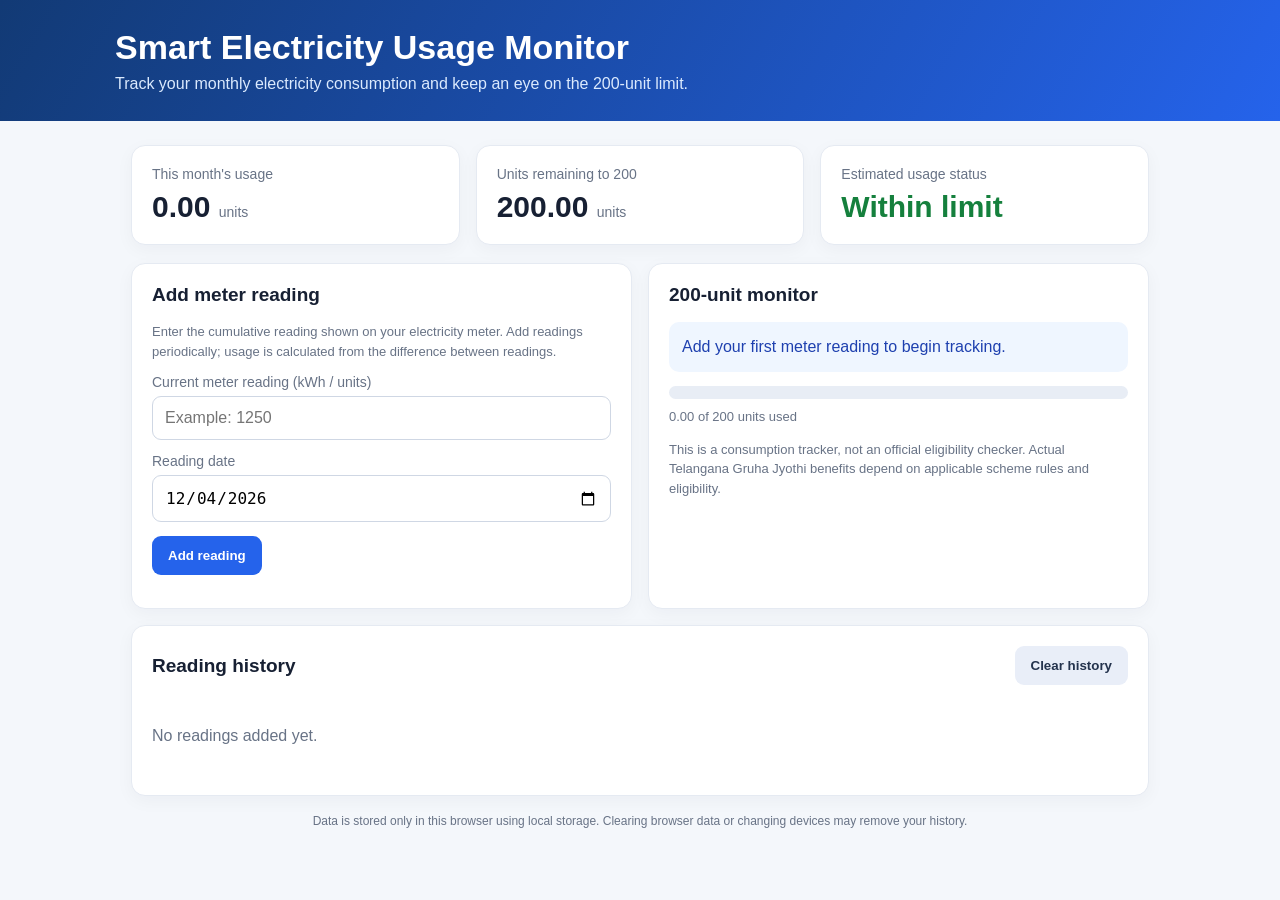
<file: index.html>
<!DOCTYPE html>
<html lang="en">
<head>
  <meta charset="UTF-8">
  <meta name="viewport" content="width=device-width, initial-scale=1.0">
  <title>Smart Electricity Usage Monitor</title>
  <link rel="stylesheet" href="style.css">
</head>
<body>
<header>
  <div class="wrap">
    <h1>Smart Electricity Usage Monitor</h1>
    <p>Track your monthly electricity consumption and keep an eye on the 200-unit limit.</p>
  </div>
</header>
<main class="wrap">
  <section class="grid">
    <div class="card"><div class="metric-label">This month's usage</div><div class="metric" id="usage">0 <span class="unit">units</span></div></div>
    <div class="card"><div class="metric-label">Units remaining to 200</div><div class="metric" id="remaining">200 <span class="unit">units</span></div></div>
    <div class="card"><div class="metric-label">Estimated usage status</div><div class="metric" id="statusMetric">Within limit</div></div>
  </section>

  <section class="layout">
    <div class="card">
      <h2>Add meter reading</h2>
      <p class="small">Enter the cumulative reading shown on your electricity meter. Add readings periodically; usage is calculated from the difference between readings.</p>
      <label for="reading">Current meter reading (kWh / units)</label>
      <input id="reading" type="number" min="0" step="0.01" placeholder="Example: 1250">
      <label for="date">Reading date</label>
      <input id="date" type="date">
      <button id="addBtn">Add reading</button>
      <p id="message" class="small" role="status"></p>
    </div>

    <div class="card">
      <h2>200-unit monitor</h2>
      <div class="status" id="statusBox">Add your first meter reading to begin tracking.</div>
      <div class="bar-bg"><div class="bar" id="usageBar"></div></div>
      <div class="small" id="barText">0 of 200 units used</div>
      <p class="small">This is a consumption tracker, not an official eligibility checker. Actual Telangana Gruha Jyothi benefits depend on applicable scheme rules and eligibility.</p>
    </div>
  </section>

  <section class="card history-card">
    <div class="actions">
      <h2>Reading history</h2>
      <button class="secondary" id="clearBtn" type="button">Clear history</button>
    </div>
    <div id="historyWrap">
      <p class="empty">No readings added yet.</p>
    </div>
  </section>
  <footer>Data is stored only in this browser using local storage. Clearing browser data or changing devices may remove your history.</footer>
</main>
<script src="script.js"></script>
</body>
</html>
</file>
<file: style.css>
:root { --bg:#f4f7fb; --card:#fff; --ink:#172033; --muted:#687386; --blue:#2563eb; --green:#15803d; --amber:#b45309; --red:#b91c1c; --line:#e5eaf2; }
* { box-sizing:border-box; }
body { margin:0; font-family:Arial, sans-serif; background:var(--bg); color:var(--ink); }
header { background:linear-gradient(120deg,#123a75,#2563eb); color:white; padding:28px 20px; }
.wrap { max-width:1050px; margin:auto; }
h1 { margin:0 0 8px; font-size:clamp(24px,4vw,34px); }
header p { margin:0; color:#dbeafe; }
main { padding:24px 16px 40px; }
.grid { display:grid; grid-template-columns:repeat(3,1fr); gap:16px; margin-bottom:18px; }
.card { background:var(--card); border:1px solid var(--line); border-radius:14px; padding:20px; box-shadow:0 5px 18px rgba(22,34,55,.04); }
.metric-label { color:var(--muted); font-size:14px; }
.metric { font-size:30px; font-weight:700; margin-top:8px; }
.unit { color:var(--muted); font-size:14px; font-weight:400; }
.layout { display:grid; grid-template-columns:1fr 1fr; gap:16px; }
h2 { margin:0 0 16px; font-size:19px; }
label { display:block; font-size:14px; color:var(--muted); margin:13px 0 6px; }
input { width:100%; padding:12px; border:1px solid #cfd7e4; border-radius:9px; font-size:16px; }
button { border:0; border-radius:9px; background:var(--blue); color:white; padding:12px 16px; font-weight:700; cursor:pointer; margin-top:14px; }
button:hover { filter:brightness(.94); }
button.secondary { background:#e9eef8; color:#24334d; }
.status { padding:13px; border-radius:10px; background:#eff6ff; color:#1e40af; line-height:1.5; }
.bar-bg { background:#e8edf5; height:13px; border-radius:20px; overflow:hidden; margin:14px 0 8px; }
.bar { height:100%; width:0; background:var(--green); transition:width .25s; }
.small { font-size:13px; color:var(--muted); line-height:1.5; }
table { width:100%; border-collapse:collapse; font-size:14px; }
th,td { text-align:left; padding:11px 8px; border-bottom:1px solid var(--line); }
th { color:var(--muted); font-weight:600; }
.empty { color:var(--muted); padding:14px 0; }
.actions { display:flex; gap:8px; flex-wrap:wrap; justify-content:space-between; align-items:center; }
.actions button { margin-top:0; }
.actions h2 { margin:0; }
.history-card { margin-top:16px; }
#historyWrap { overflow-x:auto; margin-top:12px; }
footer { text-align:center; padding:18px; color:var(--muted); font-size:12px; }
@media(max-width:720px) { .grid,.layout { grid-template-columns:1fr; } }
</file>
